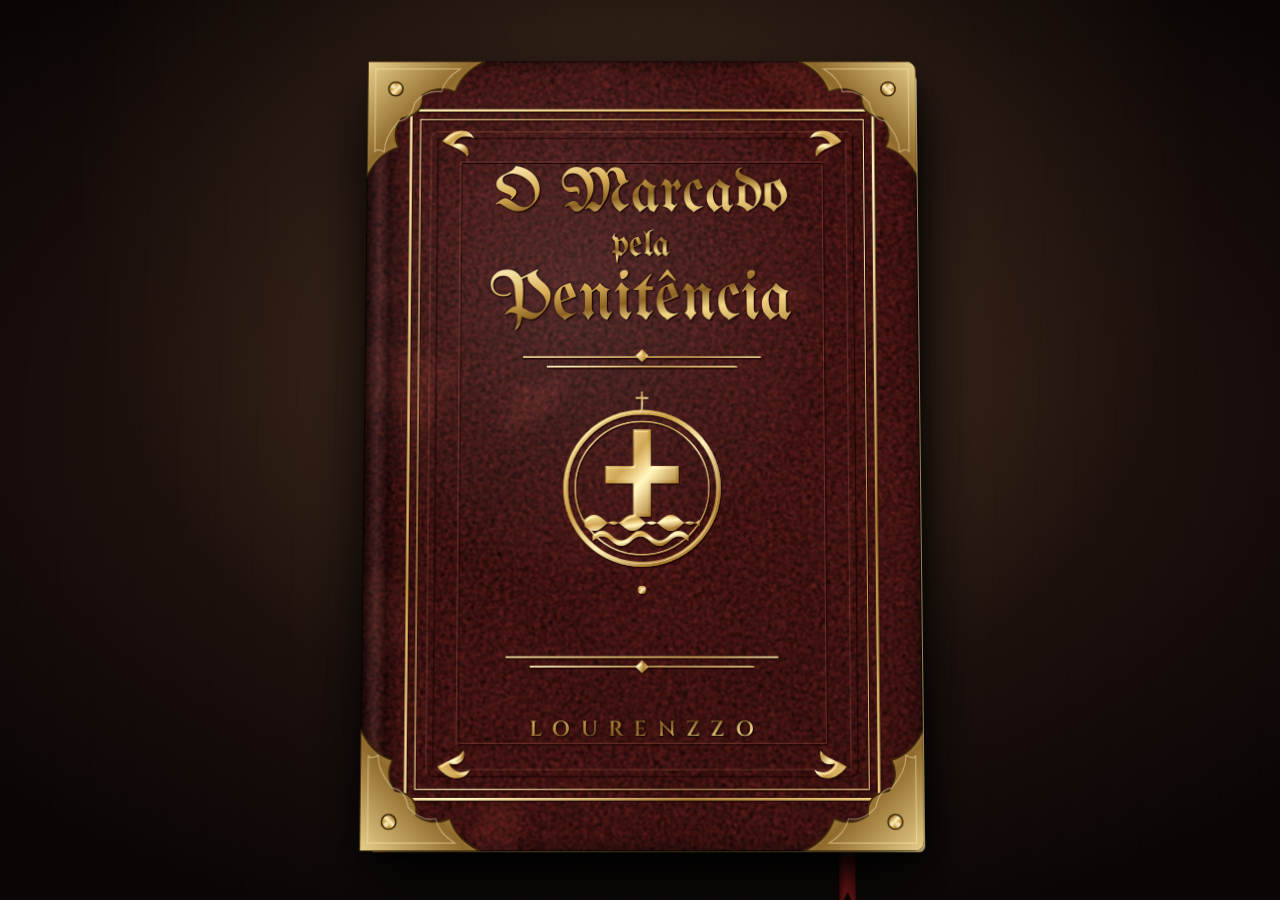
<file: index.html>
<!doctype html>
<html lang="pt-BR">
<head>
  <meta charset="utf-8">
  <meta name="viewport" content="width=device-width, initial-scale=1, viewport-fit=cover">
  <meta name="theme-color" content="#120b0a">
  <meta name="description" content="O Marcado pela Penitência — a história de Lourenzzo, contada em um livro que se escreve enquanto você lê.">
  <title>O Marcado pela Penitência · Lourenzzo</title>
  <link rel="preload" href="livro/fontes/eb-garamond-latin-400-normal.woff2" as="font" type="font/woff2" crossorigin>
  <link rel="stylesheet" href="livro/livro.css?v=2">
  <script defer src="livro/livro.js?v=2"></script>
</head>
<body>
  <div class="luz" aria-hidden="true"></div>

  <header class="barra" id="barra" hidden>
    <button type="button" id="b-sumario" title="Ir para o sumário">Sumário</button>
    <button type="button" id="b-notas" title="Anotações de Lourenzzo">Notas <span id="n-notas">0/0</span></button>
    <button type="button" id="b-tinta" title="Velocidade em que a tinta aparece">Tinta: normal</button>
    <button type="button" id="b-som" aria-pressed="true" title="Som das páginas">Som ligado</button>
    <a href="jogo.html" class="b-jogo">Jogar o prólogo ↗</a>
    <button type="button" id="b-fechar" title="Fechar o livro">Fechar</button>
  </header>

  <main class="cena" id="cena">
    <h1 class="sr-only">O Marcado pela Penitência — a história de Lourenzzo</h1>
    <div class="livro fechado" id="livro">
      <div class="lombada-sombra" aria-hidden="true"></div>
      <section class="pagina esq" id="p-esq" aria-label="Página da esquerda"></section>
      <section class="pagina dir" id="p-dir" aria-label="Página da direita" aria-live="polite"></section>

      <div class="folha" id="folha" aria-hidden="true" hidden>
        <div class="face frente pagina dir" id="folha-frente"></div>
        <div class="face verso pagina esq" id="folha-verso"></div>
      </div>

      <button class="capa" id="capa" type="button" aria-label="Abrir o livro">
        <span class="face frente capa-frente">
          <svg class="capa-arte" viewBox="0 0 700 1000" preserveAspectRatio="none" aria-hidden="true">
            <defs>
              <linearGradient id="ouro" x1="0" y1="0" x2="1" y2="1">
                <stop offset="0" stop-color="#f6e3a1"/><stop offset=".35" stop-color="#c79a3f"/>
                <stop offset=".55" stop-color="#fff0b8"/><stop offset=".8" stop-color="#a87a2a"/><stop offset="1" stop-color="#e9c977"/>
              </linearGradient>
              <linearGradient id="latao" x1="0" y1="0" x2="1" y2="1">
                <stop offset="0" stop-color="#e8cf8a"/><stop offset=".45" stop-color="#8f6a2c"/><stop offset=".7" stop-color="#d9b46a"/><stop offset="1" stop-color="#5d4119"/>
              </linearGradient>
              <filter id="relevo" x="-5%" y="-5%" width="110%" height="110%">
                <feGaussianBlur in="SourceAlpha" stdDeviation="1.2" result="b"/>
                <feSpecularLighting in="b" surfaceScale="3" specularConstant=".9" specularExponent="18" lighting-color="#fff6d8" result="s">
                  <feDistantLight azimuth="235" elevation="38"/>
                </feSpecularLighting>
                <feComposite in="s" in2="SourceAlpha" operator="in" result="s2"/>
                <feComposite in="SourceGraphic" in2="s2" operator="arithmetic" k1="0" k2="1" k3=".55" k4="0" result="lit"/>
                <feDropShadow dx="1.2" dy="2" stdDeviation="1" flood-color="#1a0605" flood-opacity=".85"/>
              </filter>
              <filter id="baixo" x="-5%" y="-5%" width="110%" height="110%">
                <feOffset dx="-1.5" dy="-1.5" in="SourceAlpha" result="o1"/>
                <feComposite in="SourceAlpha" in2="o1" operator="out" result="sombra"/>
                <feFlood flood-color="#120303" flood-opacity=".9"/><feComposite in2="sombra" operator="in" result="s1"/>
                <feOffset dx="1.5" dy="1.5" in="SourceAlpha" result="o2"/>
                <feComposite in="SourceAlpha" in2="o2" operator="out" result="brilho"/>
                <feFlood flood-color="#c76f5c" flood-opacity=".35"/><feComposite in2="brilho" operator="in" result="s2"/>
                <feMerge><feMergeNode in="s1"/><feMergeNode in="s2"/></feMerge>
              </filter>
              <g id="canto">
                <path d="M0 0 L150 0 Q120 14 112 40 Q90 30 70 44 Q72 70 44 74 Q30 92 40 112 Q14 120 0 150 Z" fill="url(#latao)" stroke="#3b2608" stroke-width="2"/>
                <path d="M10 10 L118 10 Q98 22 94 40 Q76 36 60 54 Q56 76 40 78 Q22 98 22 118 Q12 112 10 118 Z" fill="none" stroke="#fff0c0" stroke-opacity=".45" stroke-width="1.5"/>
                <circle cx="36" cy="36" r="9" fill="url(#ouro)" stroke="#3b2608" stroke-width="2"/>
                <circle cx="33" cy="33" r="3" fill="#fff8dc" opacity=".7"/>
              </g>
              <g id="flor">
                <path d="M0 0 C 14 -18 34 -18 40 -4 C 30 -10 18 -6 14 4 C 26 0 36 8 32 20 C 26 10 12 8 0 0 Z"/>
              </g>
            </defs>
            <g filter="url(#baixo)" fill="#000" opacity=".9">
              <rect x="86" y="96" width="528" height="808" rx="4" fill="none" stroke="#000" stroke-width="10"/>
              <rect x="120" y="132" width="460" height="736" rx="2" fill="none" stroke="#000" stroke-width="3"/>
            </g>
            <g filter="url(#relevo)" fill="url(#ouro)">
              <rect x="56" y="64" width="588" height="872" fill="none" stroke="url(#ouro)" stroke-width="3"/>
              <rect x="68" y="76" width="564" height="848" fill="none" stroke="url(#ouro)" stroke-width="1.2"/>
              <use href="#flor" transform="translate(96 104)"/>
              <use href="#flor" transform="translate(604 104) scale(-1 1)"/>
              <use href="#flor" transform="translate(96 896) scale(1 -1)"/>
              <use href="#flor" transform="translate(604 896) scale(-1 -1)"/>
              <g transform="translate(350 548)">
                <circle r="96" fill="none" stroke="url(#ouro)" stroke-width="6"/>
                <circle r="84" fill="none" stroke="url(#ouro)" stroke-width="1.6"/>
                <path d="M-11 -74 H11 V-28 H46 V-6 H11 V36 H-11 V-6 H-46 V-28 H-11 Z"/>
                <path d="M-72 40 q12 -12 24 0 t24 0 t24 0 t24 0 t24 0 t24 0 v8 q-12 -12 -24 0 t-24 0 t-24 0 t-24 0 t-24 0 t-24 0 Z"/>
                <path d="M-62 60 q12 -12 24 0 t24 0 t24 0 t24 0 t24 0 v7 q-12 -12 -24 0 t-24 0 t-24 0 t-24 0 t-24 0 Z"/>
                <g fill="none" stroke="url(#ouro)" stroke-width="2">
                  <path d="M0 -96 V-122 M-8 -114 H8"/><path d="M0 96 V116"/>
                </g>
                <circle cy="128" r="5"/>
              </g>
              <path d="M200 382 H500 M230 394 H470" stroke="url(#ouro)" stroke-width="2"/>
              <path d="M180 760 H520 M210 772 H490" stroke="url(#ouro)" stroke-width="2"/>
              <path d="M350 372 l8 8 -8 8 -8 -8 Z M350 764 l8 8 -8 8 -8 -8 Z"/>
            </g>
            <use href="#canto"/>
            <use href="#canto" transform="translate(700 0) scale(-1 1)"/>
            <use href="#canto" transform="translate(0 1000) scale(1 -1)"/>
            <use href="#canto" transform="translate(700 1000) scale(-1 -1)"/>
          </svg>
          <span class="capa-titulo">
            <span class="t1">O Marcado</span>
            <span class="t2">pela</span>
            <span class="t3">Penitência</span>
          </span>
          <span class="capa-nome">Lourenzzo</span>
          <span class="capa-dica">Toque para abrir</span>
        </span>
        <span class="face verso guarda">
          <span class="ex-libris">
            <span class="ex-l1">Ex Libris</span>
            <svg viewBox="-60 -70 120 140" aria-hidden="true"><g fill="#6b1e18"><path d="M-6 -50 H6 V-20 H30 V-8 H6 V26 H-6 V-8 H-30 V-20 H-6 Z"/><path d="M-48 32 q8 -8 16 0 t16 0 t16 0 t16 0 t16 0 t16 0 v6 q-8 -8 -16 0 t-16 0 t-16 0 t-16 0 t-16 0 t-16 0 Z"/></g><circle r="62" fill="none" stroke="#6b1e18" stroke-width="2"/></svg>
            <span class="ex-l2">Lourenzzo</span>
            <span class="ex-l3">Ordem da Santa Vigília</span>
          </span>
        </span>
      </button>

      <div class="fita" aria-hidden="true"></div>
    </div>

    <button class="seta ant" id="ant" type="button" aria-label="Página anterior" hidden>‹</button>
    <button class="seta prox" id="prox" type="button" aria-label="Próxima página" hidden>›</button>
    <p class="dica-leitura" id="dica" hidden>Toque na página para terminar de escrever · setas para virar</p>
  </main>

  <div class="nota" id="nota" role="dialog" aria-modal="false" aria-labelledby="nota-titulo" hidden>
    <button type="button" class="nota-x" id="nota-x" aria-label="Fechar nota">×</button>
    <img id="nota-img" class="nota-img" alt="Retrato de Padre Quinn" hidden>
    <p class="nota-tag">Anotação de Lourenzzo</p>
    <h2 id="nota-titulo"></h2>
    <p id="nota-texto"></p>
  </div>

  <div class="medidor" id="medidor" aria-hidden="true"></div>
  <p class="credito" id="credito" hidden>Arte do Padre Quinn: fanart usada com permissão do artista.</p>
  <noscript><p class="sem-js">Este livro precisa de JavaScript para ser folheado.</p></noscript>
</body>
</html>
</file>
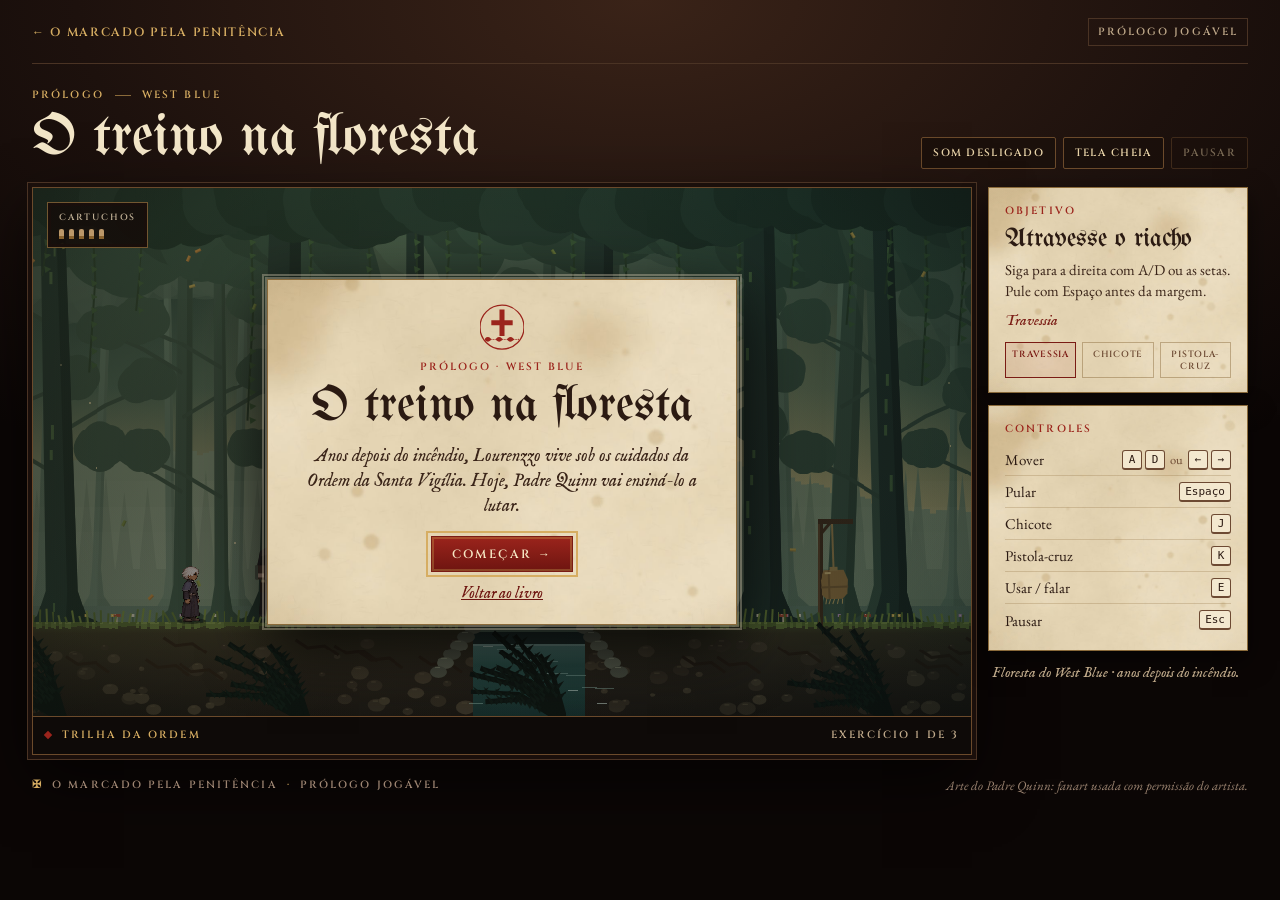
<file: jogo.html>
<!doctype html>
<html lang="pt-BR">
<head>
  <meta charset="utf-8">
  <meta name="viewport" content="width=device-width, initial-scale=1">
  <meta name="theme-color" content="#120b0a">
  <meta name="description" content="Prólogo jogável de O Marcado pela Penitência: o treino de Lourenzzo com Padre Quinn na floresta do West Blue.">
  <title>O treino na floresta · O Marcado pela Penitência</title>
  <link rel="stylesheet" href="jogo.css?v=1">
  <script defer src="chicote.js?v=1"></script>
  <script defer src="floresta.js?v=1"></script>
  <script defer src="game.js?v=1"></script>
</head>
<body>
<main class="shell">
  <header class="masthead">
    <a class="voltar" href="index.html">← O Marcado pela Penitência</a>
    <span class="edition">Prólogo jogável</span>
  </header>

  <section class="heading">
    <div>
      <p class="eyebrow">Prólogo <span></span> West Blue</p>
      <h1>O treino na floresta</h1>
    </div>
    <div class="toolbar">
      <button id="sound" type="button" aria-pressed="false" title="Ativar ou silenciar os sons">Som desligado</button>
      <button id="fullscreen" type="button" title="Tela cheia">Tela cheia</button>
      <button id="pause" type="button" title="Pausar" disabled>Pausar</button>
    </div>
  </section>

  <div class="layout">
    <section class="play" id="play" aria-label="Área do jogo">
      <div class="frame">
        <div id="frame-content">
          <canvas id="game" width="960" height="540" aria-label="Prólogo jogável em pixel art" tabindex="0"></canvas>
          <div class="hud" aria-label="Munição">
            <span>Cartuchos</span><div id="ammo" aria-label="5 de 5 cartuchos"></div>
          </div>
          <div id="prompt" class="prompt" hidden></div>
          <div id="toast" class="toast" role="status" hidden></div>
          <div id="overlay" class="overlay">
            <div class="overlay-card">
              <svg class="emblem" viewBox="-70 -80 140 160" aria-hidden="true"><g fill="currentColor"><path d="M-8 -56 H8 V-22 H34 V-6 H8 V28 H-8 V-6 H-34 V-22 H-8 Z"/><path d="M-54 36 q9-9 18 0 t18 0 t18 0 t18 0 t18 0 t18 0 v6 q-9-9-18 0 t-18 0 t-18 0 t-18 0 t-18 0 t-18 0 Z"/></g><circle r="70" fill="none" stroke="currentColor" stroke-width="4"/></svg>
              <p id="overlay-kicker" class="eyebrow">Prólogo · West Blue</p>
              <h2 id="overlay-title">O treino na floresta</h2>
              <p id="overlay-text"></p>
              <button id="primary" type="button">Começar <span>→</span></button>
              <button id="reset" class="text-button" type="button" hidden>Recomeçar o treino</button>
              <a id="back-link" class="text-button" href="index.html">Voltar ao livro</a>
            </div>
          </div>
        </div>
        <section id="dialogue" class="dialogue" aria-modal="true" role="dialog" aria-labelledby="speaker" aria-describedby="dialogue-line" data-speaker="mentor" hidden>
          <div class="dialogue-portraits" aria-hidden="true">
            <img class="portrait lourenzzo" src="retrato-lourenzzo.png" alt=""><img class="portrait mentor" src="arte/padre-quinn.png" alt="">
          </div>
          <div class="dialogue-panel">
            <div class="dialogue-meta"><h2 id="speaker">Padre Quinn</h2><span id="dialogue-count"></span></div>
            <p id="dialogue-line" aria-live="polite"></p>
            <button id="dialogue-next" type="button" aria-keyshortcuts="E Enter Space">Continuar →</button>
          </div>
        </section>
      </div>
      <div class="frame-footer"><span><i></i> <b id="location">Trilha da Ordem</b></span><span id="checkpoint">Exercício 1 de 3</span></div>
      <div class="touch" id="touch-controls" aria-label="Controles de toque">
        <div><button data-key="ArrowLeft" aria-label="Esquerda">◀</button><button data-key="ArrowRight" aria-label="Direita">▶</button></div>
        <div><button data-key="KeyE">Usar</button><button data-key="KeyJ">Chicote</button><button data-key="KeyK">Tiro</button><button data-key="Space">Pular</button></div>
      </div>
    </section>

    <aside class="field">
      <section class="field-panel objective">
        <p class="eyebrow">Objetivo</p>
        <h2 id="objective-title">Atravesse o riacho</h2>
        <p id="objective-text">Siga para a direita e pule com Espaço antes da margem.</p>
        <p class="training-step" id="training-step"></p>
        <ol class="steps" aria-label="Exercícios">
          <li>Travessia</li><li>Chicote</li><li>Pistola-cruz</li>
        </ol>
      </section>
      <section class="field-panel">
        <p class="eyebrow">Controles</p>
        <dl class="controls">
          <div><dt>Mover</dt><dd><kbd>A</kbd><kbd>D</kbd><small>ou</small><kbd>←</kbd><kbd>→</kbd></dd></div>
          <div><dt>Pular</dt><dd><kbd>Espaço</kbd></dd></div>
          <div><dt>Chicote</dt><dd><kbd>J</kbd></dd></div>
          <div><dt>Pistola-cruz</dt><dd><kbd>K</kbd></dd></div>
          <div><dt>Usar / falar</dt><dd><kbd>E</kbd></dd></div>
          <div><dt>Pausar</dt><dd><kbd>Esc</kbd></dd></div>
        </dl>
      </section>
      <p class="field-note">Floresta do West Blue · anos depois do incêndio.</p>
    </aside>
  </div>
  <footer class="credits">
    <span>✠</span> O Marcado pela Penitência <span>·</span> Prólogo jogável
    <span class="credito-arte">Arte do Padre Quinn: fanart usada com permissão do artista.</span>
  </footer>
</main>
</body>
</html>
</file>
<file: livro/livro.css>
/* Fontes livres (SIL OFL) servidas localmente */
@font-face { font-family: "EB Garamond"; font-style: normal; font-weight: 400; font-display: swap; src: url("fontes/eb-garamond-latin-400-normal.woff2") format("woff2"); }
@font-face { font-family: "EB Garamond"; font-style: italic; font-weight: 400; font-display: swap; src: url("fontes/eb-garamond-latin-400-italic.woff2") format("woff2"); }
@font-face { font-family: "EB Garamond"; font-style: normal; font-weight: 500; font-display: swap; src: url("fontes/eb-garamond-latin-500-normal.woff2") format("woff2"); }
@font-face { font-family: "Cinzel"; font-style: normal; font-weight: 400; font-display: swap; src: url("fontes/cinzel-latin-400-normal.woff2") format("woff2"); }
@font-face { font-family: "Cinzel"; font-style: normal; font-weight: 600; font-display: swap; src: url("fontes/cinzel-latin-600-normal.woff2") format("woff2"); }
@font-face { font-family: "IM Fell English"; font-style: normal; font-weight: 400; font-display: swap; src: url("fontes/im-fell-english-latin-400-normal.woff2") format("woff2"); }
@font-face { font-family: "IM Fell English"; font-style: italic; font-weight: 400; font-display: swap; src: url("fontes/im-fell-english-latin-400-italic.woff2") format("woff2"); }
@font-face { font-family: "UnifrakturMaguntia"; font-style: normal; font-weight: 400; font-display: swap; src: url("fontes/unifrakturmaguntia-latin-400-normal.woff2") format("woff2"); }
:root {
  --tinta: #2b1a12;
  --rubrica: #8e1f17;
  --ouro: #c9a14f;
  --vel: 14ms;
  --pw: 520px;
  --ph: 740px;
  --fs: 17px;
  --virar: 900ms;
  color-scheme: dark;
}
* { box-sizing: border-box; }
[hidden] { display: none !important; }
html, body { height: 100%; }
body {
  margin: 0; overflow: hidden; color: #eadbc0;
  font-family: "EB Garamond", Garamond, Georgia, serif;
  background:
    radial-gradient(ellipse 70% 60% at 50% 46%, #3a2318 0%, #1d110d 55%, #0b0605 100%),
    #0b0605;
}
body::before {
  content: ""; position: fixed; inset: 0; pointer-events: none; opacity: .5;
  background: repeating-linear-gradient(92deg, #0000 0 14px, #ffffff05 14px 15px, #0000 15px 37px, #00000014 37px 39px);
}
.luz {
  position: fixed; inset: -20%; pointer-events: none; mix-blend-mode: screen;
  background: radial-gradient(circle at 50% 30%, #ffb46a22, #0000 45%);
  animation: vela 4.2s ease-in-out infinite alternate;
}
@keyframes vela { 0% { opacity: .55; transform: translate(0,0); } 30% { opacity: .9; } 60% { opacity: .7; transform: translate(.6%,-.4%); } 100% { opacity: 1; transform: translate(-.4%,.3%); } }
.sr-only { position: absolute; width: 1px; height: 1px; overflow: hidden; clip: rect(0 0 0 0); white-space: nowrap; }
button { font: inherit; color: inherit; cursor: pointer; }
button:focus-visible, a:focus-visible { outline: 2px solid #e8c47a; outline-offset: 3px; }

/* ---------- Barra ---------- */
.barra {
  position: fixed; z-index: 30; top: 10px; left: 50%; transform: translateX(-50%);
  display: flex; gap: 6px; flex-wrap: wrap; justify-content: center; width: max-content; max-width: calc(100% - 16px);
  animation: surgir .8s ease both .4s;
}
.barra button, .barra a {
  font: 600 10.5px "Cinzel", serif; letter-spacing: .12em; text-transform: uppercase; text-decoration: none;
  color: #e8d3a8; background: #1a0f0bcc; border: 1px solid #6b4a2b; border-radius: 2px; padding: 7px 10px;
  backdrop-filter: blur(4px);
}
.barra button:hover, .barra a:hover { border-color: #d6ad62; color: #fff1cf; }
.barra .b-jogo { color: #f3d58f; border-color: #a77c3a; }
@keyframes surgir { from { opacity: 0; transform: translate(-50%,-8px); } }

/* ---------- Cena e livro ---------- */
.cena { position: fixed; inset: 0; display: grid; place-items: center; perspective: 2600px; }
.livro {
  position: relative; width: calc(var(--pw) * 2); height: var(--ph);
  transform-style: preserve-3d; transition: transform 1.1s cubic-bezier(.6,.05,.25,1);
}
.livro.fechado { transform: translateX(calc(var(--pw) * -.5)) rotateX(6deg); }
.livro.fechado:hover { transform: translateX(calc(var(--pw) * -.5)) rotateX(3deg) rotateY(-4deg); }
.livro.unica { width: var(--pw); }
.livro.unica.fechado { transform: rotateX(4deg); }

.pagina {
  position: absolute; top: 0; width: var(--pw); height: var(--ph); overflow: hidden;
  color: var(--tinta);
  background-color: #e8d9b9;
  background-image:
    var(--sombra-lombada),
    radial-gradient(ellipse 120% 90% at 50% 50%, #0000 62%, #6d4a2233 100%),
    url("pergaminho.jpg");
  background-size: 100% 100%, 100% 100%, cover;
}
.face { backface-visibility: hidden; -webkit-backface-visibility: hidden; }
.livro.fechado > .pagina { visibility: hidden; }
.livro.aberto:not(.unica) .capa { visibility: hidden; }
.livro:not(.aberto):not(.unica) > #p-esq { visibility: hidden; }
.livro:not(.aberto):not(.unica)::before { opacity: 0; }
.livro::before { transition: opacity .25s ease; }
.pagina.guarda-pag { background: radial-gradient(ellipse 110% 90% at 50% 50%, #0000 50%, #0000004d 100%), linear-gradient(270deg, #0000008c, #0000 12%), url("guarda.jpg") center / cover, #2a1512; display: grid; place-items: center; }
.pagina.guarda-pag .ex-libris { position: relative; }
.pagina.dir.guarda-pag { background: radial-gradient(ellipse 110% 90% at 50% 50%, #0000 50%, #0000004d 100%), linear-gradient(90deg, #0000008c, #0000 12%), url("guarda.jpg") center / cover, #2a1512; }
.pagina.esq { left: 0; --sombra-lombada: linear-gradient(270deg, #3a22104d 0%, #3a221014 4%, #0000 12%, #0000 97%, #3a22102e 100%); border-radius: 4px 0 0 4px; }
.pagina.dir { left: var(--pw); --sombra-lombada: linear-gradient(90deg, #3a22104d 0%, #3a221014 4%, #0000 12%, #0000 97%, #3a22102e 100%); border-radius: 0 4px 4px 0; }
.livro.unica .pagina.dir { left: 0; }
.livro.unica .pagina.esq:not(.face) { display: none; }

/* bloco de folhas: espessura e cortes dourados */
.livro::before, .livro::after {
  content: ""; position: absolute; top: 3px; bottom: -7px; width: var(--pw); z-index: -1;
  background: repeating-linear-gradient(0deg, #d9c495 0 1px, #b8a072 1px 2px);
  box-shadow: 0 30px 60px -10px #000c, 0 10px 18px #0009;
}
.livro::before { left: -6px; border-radius: 6px 0 0 6px; }
.livro::after { right: -6px; border-radius: 0 6px 6px 0; }
.livro.fechado::before { opacity: 0; }
.livro.unica::before { display: none; }
.livro.unica::after { right: -6px; }
.livro.fechado::after { right: -9px; top: 6px; bottom: -9px; background: linear-gradient(90deg, #8a6a2c, #e7c979 30%, #b28a3e 60%, #f2dc95); }
.lombada-sombra {
  position: absolute; z-index: 5; left: calc(var(--pw) - 30px); width: 60px; top: 0; height: 100%; pointer-events: none;
  background: linear-gradient(90deg, #0000, #2a170a40 40%, #1d0f0666 50%, #2a170a40 60%, #0000);
}
.livro.fechado .lombada-sombra, .livro.unica .lombada-sombra { display: none; }

/* ---------- Capa ---------- */
.capa {
  position: absolute; z-index: 20; top: -8px; left: calc(var(--pw) - 4px);
  width: calc(var(--pw) + 12px); height: calc(var(--ph) + 16px);
  padding: 0; border: 0; background: none; transform-origin: 4px 50%; transform-style: preserve-3d;
  transition: transform 1.25s cubic-bezier(.6,.02,.3,1);
}
.livro.unica .capa { left: -4px; }
.livro:not(.fechado) .capa { transform: rotateY(-179.5deg); cursor: default; }
.livro.unica:not(.fechado) .capa { transform: rotateY(-120deg); opacity: 0; pointer-events: none; transition: transform 1.1s ease, opacity .5s ease .6s; }
.capa .face { position: absolute; inset: 0; backface-visibility: hidden; border-radius: 3px 10px 10px 3px; overflow: hidden; }
.capa-frente {
  display: block;
  background:
    radial-gradient(ellipse 80% 60% at 38% 30%, #ffffff1c, #0000 60%),
    radial-gradient(ellipse 120% 100% at 50% 50%, #0000 55%, #0a0101b3 100%),
    linear-gradient(90deg, #00000080 0, #ffffff12 2.4%, #00000066 4.2%, #0000 7%),
    url("couro.jpg") center / cover, #4d1714;
  box-shadow: inset 0 0 0 1px #00000099, inset 0 0 22px #000000a6, 0 30px 70px -10px #000;
}
.capa-arte { position: absolute; inset: 0; width: 100%; height: 100%; }
.capa-titulo {
  position: absolute; left: 0; right: 0; top: 13.5%; display: grid; justify-items: center; text-align: center;
  font-family: "UnifrakturMaguntia", "Cinzel", serif; line-height: .95;
}
.capa-titulo span, .capa-nome, .ex-l1 {
  background: linear-gradient(170deg, #fff2bf 0%, #d9ae55 30%, #8c6223 50%, #f3d685 66%, #a57a2e 100%);
  -webkit-background-clip: text; background-clip: text; color: transparent;
  filter: drop-shadow(1px 1.5px 0 #1d0504) drop-shadow(0 0 1px #00000099);
}
.capa-titulo .t1 { font-size: calc(var(--pw) * .118); }
.capa-titulo .t2 { font-size: calc(var(--pw) * .07); margin: .1em 0; }
.capa-titulo .t3 { font-size: calc(var(--pw) * .13); }
.capa-nome {
  position: absolute; left: 0; right: 0; bottom: 13.2%; text-align: center;
  font: 600 calc(var(--pw) * .038) "Cinzel", serif; letter-spacing: .5em; text-indent: .5em; text-transform: uppercase;
}
.capa-dica {
  position: absolute; left: 0; right: 0; bottom: -40px; text-align: center; color: #d8bf91;
  font: italic 15px "IM Fell English", serif; letter-spacing: .05em; animation: pulsar 2.4s ease-in-out infinite;
}
.livro:not(.fechado) .capa-dica { display: none; }
@keyframes pulsar { 50% { opacity: .35; } }
.capa .verso { transform: rotateY(180deg); }
.guarda {
  display: grid; place-items: center;
  background:
    radial-gradient(ellipse 110% 90% at 50% 50%, #0000 50%, #0000004d 100%),
    url("guarda.jpg") center / cover, #2a1512;
  box-shadow: inset -18px 0 30px #0000008c;
}
.ex-libris {
  width: 58%; padding: 22px 18px 18px; display: grid; justify-items: center; gap: 6px; text-align: center;
  background: url("pergaminho.jpg") center / cover, #e9dcbf; color: #6b1e18;
  border: 1px solid #6b1e18; outline: 6px double #e9dcbf; box-shadow: 0 6px 18px #000000a6;
}
.ex-libris svg { width: 38%; }
.ex-l1 { font: calc(var(--pw) * .06) "UnifrakturMaguntia", serif; filter: none; background: none; color: #6b1e18; }
.ex-l2 { font: italic calc(var(--pw) * .055) "IM Fell English", serif; color: #2b1a12; border-bottom: 1px solid #6b1e1866; padding: 0 20px 2px; }
.ex-l3 { font: 600 calc(var(--pw) * .022) "Cinzel", serif; letter-spacing: .2em; text-transform: uppercase; }

/* fita marcadora */
.fita {
  position: absolute; z-index: -2; left: calc(var(--pw) + 18px); bottom: -64px; width: 16px; height: 120px;
  background: linear-gradient(90deg, #5e0d0d, #a3201b 40%, #7b1512); clip-path: polygon(0 0,100% 0,100% 100%,50% 86%,0 100%);
  box-shadow: 2px 3px 6px #0008; transform-origin: top; animation: balanca 6s ease-in-out infinite;
}
.livro.fechado .fita { left: auto; right: 60px; }
.livro.unica .fita { left: 24px; }
@keyframes balanca { 50% { transform: rotate(2.5deg); } }

/* ---------- Folha virando ---------- */
.folha {
  position: absolute; z-index: 12; top: 0; left: var(--pw); width: var(--pw); height: var(--ph);
  transform-origin: 0 50%; transform-style: preserve-3d; pointer-events: none;
}
.livro.unica .folha { left: 0; }
.folha .face { position: absolute; inset: 0; left: 0; }
.folha .verso { transform: rotateY(180deg); }
.folha::after {
  content: ""; position: absolute; inset: 0; pointer-events: none; opacity: 0;
  background: linear-gradient(90deg, #0000 40%, #3b23113d 80%, #3b231166); backface-visibility: hidden;
}
.folha.indo { animation: virar var(--virar) cubic-bezier(.45,.05,.3,1) forwards; }
.folha.voltando { animation: desvirar var(--virar) cubic-bezier(.45,.05,.3,1) forwards; }
.folha.indo::after, .folha.voltando::after { animation: sombra-folha var(--virar) ease forwards; }
.livro.unica .folha.indo { animation-name: virar-unica; }
.livro.unica .folha.voltando { animation-name: desvirar-unica; }
@keyframes virar { from { transform: rotateY(0); } 50% { transform: rotateY(-90deg) skewY(-1.5deg); } to { transform: rotateY(-180deg); } }
@keyframes desvirar { from { transform: rotateY(-180deg); } 50% { transform: rotateY(-90deg) skewY(1.5deg); } to { transform: rotateY(0); } }
@keyframes virar-unica { from { transform: rotateY(0); opacity: 1; } 70% { opacity: 1; } to { transform: rotateY(-110deg); opacity: 0; } }
@keyframes desvirar-unica { from { transform: rotateY(-110deg); opacity: 0; } 30% { opacity: 1; } to { transform: rotateY(0); opacity: 1; } }
@keyframes sombra-folha { 50% { opacity: 1; } }

/* ---------- Conteúdo das páginas ---------- */
.miolo {
  position: absolute; inset: 0; padding: calc(var(--ph) * .075) calc(var(--pw) * .115) calc(var(--ph) * .07);
  display: flex; flex-direction: column; font-size: var(--fs);
}
.esq .miolo { padding-right: calc(var(--pw) * .13); }
.dir .miolo { padding-left: calc(var(--pw) * .13); }
.cabeca {
  display: flex; justify-content: center; gap: 10px; align-items: center; margin-bottom: calc(var(--ph) * .025);
  font: 600 calc(var(--fs) * .56) "Cinzel", serif; letter-spacing: .24em; text-transform: uppercase; color: #6d4a33;
  border-bottom: 1px solid #6d4a3355; padding-bottom: 6px; white-space: nowrap; overflow: hidden;
}
.cabeca::before, .cabeca::after { content: "✦"; color: var(--rubrica); font-size: .9em; letter-spacing: 0; }
.texto { flex: 1; min-height: 0; overflow: hidden; line-height: 1.52; hyphens: manual; text-align: justify; font-kerning: none; font-variant-ligatures: none; }
.texto p { margin: 0; text-indent: 1.4em; }
.texto p.cont { text-indent: 0; }
.texto p.fala { text-indent: 1.4em; }
.texto p + p { margin-top: .32em; }
.vers { font: 500 .6em "EB Garamond", serif; color: var(--rubrica); vertical-align: .55em; margin-right: .22em; text-indent: 0; letter-spacing: 0; }
.rodape {
  margin-top: calc(var(--ph) * .02); text-align: center; color: #6d4a33;
  font: calc(var(--fs) * .8) "EB Garamond", serif; letter-spacing: .1em;
}
.rodape::before, .rodape::after { content: "—"; margin: 0 .6em; color: #6d4a3399; }

.abertura { text-align: center; margin: calc(var(--ph) * .03) 0 calc(var(--ph) * .035); }
.abertura .num { font: 600 calc(var(--fs) * .78) "Cinzel", serif; letter-spacing: .38em; color: var(--rubrica); text-transform: uppercase; }
.abertura h2 { margin: .25em 0 .2em; font: 400 calc(var(--fs) * 2.15)/1.05 "UnifrakturMaguntia", serif; color: var(--tinta); }
.ornamento { display: block; margin: 0 auto; width: 58%; height: 18px; color: var(--rubrica); }
.capitular {
  float: left; font: calc(var(--fs) * 4.3)/.82 "UnifrakturMaguntia", serif; color: var(--rubrica);
  padding: .08em .1em .02em .06em; margin: .04em .12em 0 0;
  background: linear-gradient(135deg, #f3e2a5, #c9a14f 45%, #f6e7b0 60%, #a8803a); -webkit-background-clip: padding-box;
  border: 2px solid #7a5a22; box-shadow: inset 0 0 0 2px #f3e2a5, inset 0 0 0 3px #7a5a22;
  text-shadow: 1px 1px 0 #f9edc9; text-indent: 0;
}
.texto p.inicio { text-indent: 0; }
.texto p.inicio::first-line { font-variant: small-caps; letter-spacing: .04em; }

.kw { color: #7a1b14; background: linear-gradient(transparent 62%, #b8873a2e 62%); cursor: pointer; border-radius: 1px; transition: background .2s; }
.kw:hover, .kw:focus-visible { background: linear-gradient(transparent 0, #b8873a40 0); outline: none; }
.kw.lida { color: #5a2a14; }
.kw::after { content: "✠"; font-size: .55em; vertical-align: .7em; margin-left: .1em; color: #a3201b; }
.kw.lida::after { color: #9c8a6a; }

/* páginas especiais */
.centro { flex: 1; display: flex; flex-direction: column; align-items: center; justify-content: center; text-align: center; }
.rosto .sobre { font: 600 calc(var(--fs) * .72) "Cinzel", serif; letter-spacing: .36em; color: #6d4a33; text-transform: uppercase; }
.rosto h2 { margin: .4em 0 .25em; font: 400 calc(var(--fs) * 2.65)/1.02 "UnifrakturMaguntia", serif; color: var(--tinta); }
.rosto h2 .rubro { color: var(--rubrica); }
.rosto .sub { font: italic calc(var(--fs) * 1.1) "IM Fell English", serif; color: #4b3021; margin: .6em 0 1.4em; }
.rosto svg.emblema { width: 26%; color: var(--rubrica); }
.rosto .pe { margin-top: 2.2em; font: 600 calc(var(--fs) * .62) "Cinzel", serif; letter-spacing: .3em; color: #6d4a33; text-transform: uppercase; }
.epigrafe blockquote { margin: 0 8%; font: italic calc(var(--fs) * 1.28)/1.5 "IM Fell English", serif; color: #3a2418; }
.epigrafe blockquote::before { content: "“"; display: block; font: calc(var(--fs) * 3.4)/.6 "UnifrakturMaguntia", serif; color: var(--rubrica); margin-bottom: .2em; }
.epigrafe cite { display: block; margin-top: 1.3em; font: 600 calc(var(--fs) * .62) "Cinzel", serif; letter-spacing: .26em; color: #6d4a33; font-style: normal; text-transform: uppercase; }
.sumario h2, .notas-pag h2 { text-align: center; margin: .1em 0 .2em; font: 400 calc(var(--fs) * 2)/1.1 "UnifrakturMaguntia", serif; color: var(--tinta); }
.sumario ol { list-style: none; margin: 1.6em 0 0; padding: 0; display: grid; gap: .9em; }
.sumario li button, .sumario li a {
  width: 100%; display: flex; align-items: baseline; gap: .5em; background: none; border: 0; padding: 2px 0; text-align: left;
  font: calc(var(--fs) * 1.05) "EB Garamond", serif; color: var(--tinta); text-decoration: none;
}
.sumario li .rom { font: 600 calc(var(--fs) * .78) "Cinzel", serif; color: var(--rubrica); min-width: 2.4em; letter-spacing: .08em; }
.sumario li .pont { flex: 1; border-bottom: 1px dotted #6d4a3399; transform: translateY(-.3em); }
.sumario li button:hover, .sumario li a:hover { color: var(--rubrica); }
.sumario .jogo-item { margin-top: .6em; padding-top: .9em; border-top: 1px solid #6d4a3344; }
.sumario .jogo-item a span:first-of-type { font-style: italic; }
.branca .centro svg { width: 20%; color: #6d4a3366; }
.notas-pag ul { list-style: none; padding: 0; margin: 1em 0 0; display: grid; gap: .75em; font-size: calc(var(--fs) * .9); line-height: 1.38; }
.notas-pag li b { display: block; font: 600 calc(var(--fs) * .66) "Cinzel", serif; letter-spacing: .16em; color: var(--rubrica); text-transform: uppercase; }
.notas-pag li.oculta { color: #6d4a3366; font-style: italic; }
.notas-pag li.oculta b { color: #6d4a3366; }
.notas-pag .dica-notas { text-align: center; font: italic calc(var(--fs) * .85) "IM Fell English", serif; color: #6d4a33; margin: .2em 0 0; }
.fim .continua { font: italic calc(var(--fs) * 1.5) "IM Fell English", serif; color: var(--tinta); margin: .2em 0 1em; }
.fim p.conv { font-size: calc(var(--fs) * .98); line-height: 1.5; max-width: 30ch; color: #3a2418; }
.fim .botoes { display: grid; gap: .7em; margin-top: 1.4em; justify-items: center; }
.botao-livro {
  display: inline-block; text-decoration: none; padding: .55em 1.2em; border: 1px solid #7a1b14; color: #f6e7c4;
  background: linear-gradient(#9b241c, #6e1510); font: 600 calc(var(--fs) * .7) "Cinzel", serif; letter-spacing: .2em; text-transform: uppercase;
  box-shadow: inset 0 0 0 2px #c9a14f55, 0 2px 4px #0005;
}
.botao-livro.sec { background: none; color: #7a1b14; box-shadow: none; }
.erro-cap { color: var(--rubrica); font-style: italic; text-align: center; }

/* ---------- Tinta aparecendo ---------- */
.revelando .c { opacity: 0; animation: tinta .55s ease-out forwards; animation-delay: calc(var(--i) * var(--vel)); }
.revelando .capitular { opacity: 0; animation: capitular 1s ease-out forwards; }
@keyframes tinta {
  0% { opacity: 0; color: #9c2a1c; text-shadow: 0 0 6px #9c2a1c88; }
  45% { opacity: 1; color: #5a1d12; text-shadow: 0 0 2px #5a1d1255; }
  100% { opacity: 1; }
}
@keyframes capitular { from { opacity: 0; transform: scale(1.25) rotate(-4deg); filter: blur(3px); } to { opacity: 1; transform: none; filter: none; } }
.w { white-space: nowrap; }

/* ---------- Setas ---------- */
.seta {
  position: fixed; z-index: 25; top: 50%; transform: translateY(-50%); width: 46px; height: 86px;
  background: #1a0f0b99; border: 1px solid #6b4a2b; color: #e8d3a8; font: 40px/1 "EB Garamond", serif; border-radius: 3px;
}
.seta:hover { border-color: #d6ad62; color: #fff; }
.seta:disabled { opacity: .25; cursor: default; }
.seta.ant { left: 12px; }
.seta.prox { right: 12px; }
.dica-leitura {
  position: fixed; bottom: 12px; left: 0; right: 0; margin: 0; text-align: center; pointer-events: none;
  font: italic 14px "IM Fell English", serif; color: #cdb48a99;
}

/* ---------- Nota ---------- */
.nota {
  position: fixed; z-index: 40; width: min(320px, calc(100vw - 24px)); padding: 16px 18px 14px;
  background: url("pergaminho.jpg") 30% 40% / 600px, #efe2c3; color: #2b1a12;
  border: 1px solid #8a6a3a; box-shadow: 0 14px 34px #000000b3, inset 0 0 26px #6d4a2240;
  transform: rotate(-1deg); animation: nota .28s ease-out;
  clip-path: polygon(0 2%, 4% 0, 30% 1%, 55% 0, 80% 1.5%, 100% 0, 99% 30%, 100% 62%, 99% 100%, 70% 98.5%, 40% 100%, 12% 98.6%, 0 100%, 1% 60%);
}
@keyframes nota { from { opacity: 0; transform: rotate(-4deg) translateY(8px) scale(.96); } }
.nota-tag { margin: 0; font: 600 10px "Cinzel", serif; letter-spacing: .24em; color: #8e1f17; text-transform: uppercase; }
.nota h2 { margin: 4px 0 6px; font: 400 26px/1.05 "UnifrakturMaguntia", serif; }
.nota p:last-child { margin: 0; font: italic 17px/1.42 "IM Fell English", serif; }
.nota-x { position: absolute; top: 4px; right: 8px; background: none; border: 0; font-size: 24px; color: #6d4a33; padding: 2px 6px; }

.medidor { position: absolute; left: -9999px; top: 0; visibility: hidden; }
.medidor .pagina { position: relative; left: 0; }
.sem-js { position: fixed; inset: 0; display: grid; place-items: center; font-size: 20px; }

@media (max-width: 760px) {
  .seta { width: 34px; height: 64px; font-size: 30px; top: auto; bottom: 14px; transform: none; }
  .barra { top: 6px; gap: 4px; }
  .barra button, .barra a { font-size: 9px; padding: 6px 7px; letter-spacing: .08em; }
  .dica-leitura { bottom: 30px; font-size: 12px; padding: 0 56px; }
  .capa-dica { bottom: -38px; }
}
@media (prefers-reduced-motion: reduce) {
  .luz, .fita, .capa-dica { animation: none; }
  :root { --virar: 1ms; }
}

.nota-img { display: block; width: calc(100% + 36px); margin: -16px -18px 10px; height: 170px; object-fit: cover; object-position: 50% 18%; background: #1b1411; border-bottom: 1px solid #8a6a3a; }
.credito { position: fixed; right: 12px; bottom: 8px; margin: 0; font: italic 12px "EB Garamond", serif; color: #8d775f; }
@media (max-width: 760px) { .credito { display: none; } }
</file>
<file: jogo.css>
@font-face { font-family: "EB Garamond"; font-style: normal; font-weight: 400; font-display: swap; src: url("livro/fontes/eb-garamond-latin-400-normal.woff2") format("woff2"); }
@font-face { font-family: "EB Garamond"; font-style: italic; font-weight: 400; font-display: swap; src: url("livro/fontes/eb-garamond-latin-400-italic.woff2") format("woff2"); }
@font-face { font-family: "Cinzel"; font-style: normal; font-weight: 600; font-display: swap; src: url("livro/fontes/cinzel-latin-600-normal.woff2") format("woff2"); }
@font-face { font-family: "UnifrakturMaguntia"; font-style: normal; font-weight: 400; font-display: swap; src: url("livro/fontes/unifrakturmaguntia-latin-400-normal.woff2") format("woff2"); }
@font-face { font-family: "IM Fell English"; font-style: italic; font-weight: 400; font-display: swap; src: url("livro/fontes/im-fell-english-latin-400-italic.woff2") format("woff2"); }

:root {
  color-scheme: dark;
  --ink: #120b0a; --line: #4a3324; --text: #efe2c8; --muted: #bfa98a; --gold: #d6ad62; --red: #9b241c;
  --parch: #e9dcbf;
  font-family: "EB Garamond", Georgia, serif;
}
* { box-sizing: border-box; }
[hidden] { display: none !important; }
body {
  margin: 0; color: var(--text); min-height: 100vh;
  background: radial-gradient(ellipse 80% 60% at 50% 0, #3a2318 0%, #1d110d 55%, #0b0605 100%) fixed, #0b0605;
}
button, a { color: inherit; font: inherit; }
button { cursor: pointer; touch-action: manipulation; }
button:disabled { cursor: default; opacity: .45; }
button:focus-visible, canvas:focus-visible, a:focus-visible { outline: 2px solid var(--gold); outline-offset: 3px; }
.shell { width: min(1320px, 100% - 64px); margin: auto; }
.masthead { height: 64px; display: flex; align-items: center; justify-content: space-between; border-bottom: 1px solid var(--line); }
.voltar { font: 600 12px "Cinzel", serif; letter-spacing: .14em; text-transform: uppercase; color: var(--gold); text-decoration: none; }
.voltar:hover { color: #fff1cf; }
.edition, .eyebrow, .frame-footer, .credits, .hud span { font: 600 10.5px "Cinzel", serif; letter-spacing: .2em; text-transform: uppercase; }
.edition { color: var(--muted); border: 1px solid var(--line); padding: 6px 9px; }
.heading { display: flex; justify-content: space-between; align-items: end; gap: 20px; margin: 24px 0 18px; }
.eyebrow { margin: 0 0 8px; color: var(--gold); }
.eyebrow > span { display: inline-block; vertical-align: middle; width: 16px; border-top: 1px solid #8a6a3a; margin: 0 6px; }
h1 { margin: 0; font: 400 clamp(34px, 4.6vw, 62px)/1 "UnifrakturMaguntia", serif; color: #f3e6c8; }
.toolbar { display: flex; gap: 7px; flex-wrap: wrap; justify-content: flex-end; }
.toolbar button, .touch button {
  border: 1px solid #6b4a2b; border-radius: 2px; background: #1a0f0bcc; padding: 8px 11px; white-space: nowrap;
  font: 600 10.5px "Cinzel", serif; letter-spacing: .12em; text-transform: uppercase; color: #e8d3a8;
}
.toolbar button:hover:not(:disabled), .touch button:active { border-color: var(--gold); color: #fff1cf; }
.layout { display: grid; grid-template-columns: minmax(0, 1fr) 260px; gap: 16px; align-items: start; }
.play { min-width: 0; background: #0e0a08; border: 1px solid #6b4a2b; box-shadow: 0 0 0 4px #1a0f0b, 0 0 0 5px #4a3324, 0 24px 60px #000a; }
.frame { position: relative; aspect-ratio: 16/9; background: #0e0a08; }
canvas { display: block; width: 100%; height: 100%; image-rendering: pixelated; }
.hud {
  pointer-events: none; position: absolute; top: 14px; left: 14px; padding: 8px 11px;
  background: #140c09d9; border: 1px solid #8a6a3a; box-shadow: inset 0 0 0 3px #1a0f0b;
}
.hud span { display: block; color: #ecd9b8; font-size: 9px; margin-bottom: 6px; }
#ammo { display: flex; gap: 5px; height: 10px; align-items: center; }
#ammo i { width: 5px; height: 10px; background: #e6bb81; border-radius: 2px 2px 0 0; box-shadow: inset 0 -3px 0 #a87a3a; }
#ammo i.empty { background: #4a3a30; box-shadow: none; }
.frame-footer { min-height: 38px; padding: 0 12px; display: flex; align-items: center; justify-content: space-between; gap: 8px; border-top: 1px solid #6b4a2b; color: var(--muted); }
.frame-footer b { color: var(--gold); font-weight: inherit; }
.frame-footer i { display: inline-block; width: 6px; height: 6px; margin-right: 6px; background: var(--red); transform: rotate(45deg); }
.field { display: grid; gap: 12px; }
.field-panel {
  color: #2b1a12; padding: 16px 16px 14px;
  background: radial-gradient(ellipse 120% 90% at 50% 50%, #0000 60%, #6d4a2233 100%), url("livro/pergaminho.jpg") center / cover, var(--parch);
  border: 1px solid #8a6a3a; box-shadow: 0 10px 24px #0008;
}
.field-panel .eyebrow { color: var(--red); }
.field h2 { margin: 4px 0 6px; font: 400 26px/1.05 "UnifrakturMaguntia", serif; }
.field p:not(.eyebrow) { margin: 0; font-size: 15px; line-height: 1.4; color: #3a2418; }
.field p.training-step { margin-top: 10px; font: italic 15px "IM Fell English", serif; color: #7a1b14; }
.steps { list-style: none; margin: 12px 0 0; padding: 0; display: flex; gap: 6px; }
.steps li { flex: 1; text-align: center; padding: 5px 2px; border: 1px solid #8a6a3a77; font: 600 9px "Cinzel", serif; letter-spacing: .08em; text-transform: uppercase; color: #6d4a33; }
.steps li.now { border-color: #7a1b14; color: #7a1b14; background: #9b241c14; }
.steps li.done { color: #f6e7c4; background: #6e1510; border-color: #6e1510; }
.controls { margin: 8px 0 0; }
.controls > div { display: flex; align-items: center; justify-content: space-between; gap: 4px; min-height: 32px; border-bottom: 1px solid #8a6a3a44; font-size: 15px; }
.controls > div:last-child { border: 0; }
.controls dd { display: flex; gap: 3px; align-items: center; margin: 0; }
.controls small { padding: 0 2px; color: #6d4a33; }
kbd { display: inline-block; min-width: 20px; text-align: center; padding: 2px 5px; border: 1px solid #6d4a33; border-bottom-width: 2px; border-radius: 3px; background: #f3e8cf; color: #2b1a12; font: 11px ui-monospace, monospace; }
.field p.field-note { margin: 0; padding: 0 4px; font: italic 15px "IM Fell English", serif; color: var(--muted) !important; }
.credits { display: flex; flex-wrap: wrap; align-items: center; gap: 9px; padding: 22px 0; color: #9d8572; }
.credits > span { color: var(--gold); }
.credito-arte { margin-left: auto; font: italic 13px "EB Garamond", serif !important; letter-spacing: 0; text-transform: none; color: #9d8572 !important; }

.overlay { position: absolute; inset: 0; display: grid; place-items: center; padding: 10px; background: radial-gradient(ellipse at center, #120b0ab3, #120b0a33 80%); text-align: center; }
.overlay-card {
  max-width: 470px; padding: 22px 30px 18px; color: #2b1a12;
  background: radial-gradient(ellipse 120% 90% at 50% 50%, #0000 60%, #6d4a2244 100%), url("livro/pergaminho.jpg") center / cover, var(--parch);
  border: 1px solid #8a6a3a; outline: 5px double #e9dcbf55; box-shadow: 0 20px 60px #000c;
}
.overlay .emblem { width: 44px; color: var(--red); display: block; margin: 0 auto 8px; }
.overlay .eyebrow { color: var(--red); }
.overlay h2 { margin: 2px 0 0; font: 400 clamp(30px, 4.4vw, 50px)/1 "UnifrakturMaguntia", serif; }
#overlay-text { margin: 12px 0 16px; font: italic 18px/1.4 "IM Fell English", serif; color: #3a2418; }
#primary {
  border: 1px solid #7a1b14; color: #f6e7c4; padding: 9px 20px;
  background: linear-gradient(#9b241c, #6e1510); font: 600 12px "Cinzel", serif; letter-spacing: .2em; text-transform: uppercase;
  box-shadow: inset 0 0 0 2px #c9a14f55;
}
#primary:hover { background: linear-gradient(#b02a20, #7e1812); }
.text-button { display: block; margin: 10px auto 0; background: none; border: 0; font: italic 16px "IM Fell English", serif; color: #6e1510; text-decoration: underline; padding: 2px; }
.prompt, .toast {
  pointer-events: none; position: absolute; left: 50%; transform: translateX(-50%); text-align: center; padding: 7px 12px;
  width: max-content; max-width: calc(100% - 20px); background: #140c09ee; border: 1px solid #8a6a3a; color: #f5dbb6; font-size: 15px;
}
.prompt { bottom: 12px; }
.toast { top: 14px; color: #f6e7c4; }

.dialogue { position: absolute; z-index: 2; inset: 0; display: flex; align-items: flex-end; padding: clamp(8px, 2vw, 22px); background: linear-gradient(#0b0f0e10 10%, #0b0f0ed0 92%); }
.dialogue-portraits { position: absolute; inset: 4% 3% 22%; display: flex; align-items: flex-end; justify-content: space-between; pointer-events: none; }
.portrait { display: block; height: 100%; object-fit: contain; object-position: center bottom; opacity: .4; filter: brightness(.5) saturate(.6); transition: opacity .25s, filter .25s, transform .25s; }
.portrait.lourenzzo { width: 34%; height: 86%; image-rendering: pixelated; transform: translateX(-4%); }
.portrait.mentor { width: 52%; height: 112%; transform: translate(6%, 6%); }
.dialogue[data-speaker="mentor"] .mentor, .dialogue[data-speaker="lourenzzo"] .lourenzzo { opacity: 1; filter: drop-shadow(0 6px 18px #000a); }
.dialogue[data-speaker="mentor"] .mentor { transform: translate(4%, 6%); }
.dialogue-panel {
  position: relative; z-index: 1; width: 100%; display: grid; min-height: 150px; gap: 8px; padding: clamp(10px, 1.6vw, 20px) clamp(12px, 2vw, 24px);
  color: #2b1a12; background: radial-gradient(ellipse 120% 90% at 50% 50%, #0000 60%, #6d4a2244 100%), url("livro/pergaminho.jpg") center / cover, var(--parch);
  border: 1px solid #8a6a3a; box-shadow: inset 0 0 0 4px #e9dcbf, inset 0 0 0 5px #8a6a3a77, 0 10px 30px #000b;
}
.dialogue-meta { display: flex; align-items: center; justify-content: space-between; gap: 8px; }
.dialogue-meta h2 { margin: 0; font: 400 clamp(20px, 2.3vw, 28px) "UnifrakturMaguntia", serif; color: #7a1b14; }
.dialogue-meta span { font: 600 10px "Cinzel", serif; letter-spacing: .14em; color: #6d4a33; }
#dialogue-line { margin: 0; min-height: 2.7em; font: clamp(17px, 2.05vw, 25px)/1.32 "EB Garamond", Georgia, serif; color: #2b1a12; }
#dialogue-next {
  justify-self: end; align-self: end; border: 1px solid #7a1b14; color: #f6e7c4; padding: 6px 12px;
  background: linear-gradient(#9b241c, #6e1510); font: 600 10.5px "Cinzel", serif; letter-spacing: .14em; text-transform: uppercase;
}
.touch { display: none; justify-content: space-between; gap: 5px; padding: 7px; }
.touch > div { display: flex; gap: 4px; }
.touch button { padding: 9px 7px; touch-action: none; }
.play:fullscreen { display: grid; align-content: center; border: 0; background: #0b0605; box-shadow: none; }
.play:fullscreen .frame, .play:fullscreen .frame-footer, .play:fullscreen .touch { width: min(100vw, calc((100dvh - 86px) * 16 / 9)); margin: 0 auto; }

@media (max-width: 920px) {
  .shell { width: min(100% - 28px, 900px); }
  .layout { grid-template-columns: 1fr; }
  .field { grid-template-columns: 1fr 1fr; }
}
@media (max-width: 580px) {
  .shell { width: calc(100% - 18px); }
  .masthead { height: 52px; }
  .edition { display: none; }
  .heading { display: block; margin-top: 14px; }
  .toolbar { justify-content: flex-start; margin-top: 10px; }
  .field { grid-template-columns: 1fr; }
  .overlay-card { padding: 10px 14px; }
  .overlay .emblem { display: none; }
  #overlay-text { font-size: 14px; margin: 6px 0 10px; }
  .hud { top: 5px; left: 5px; padding: 5px 7px; }
  .toast { top: auto; bottom: 42px; font-size: 13px; }
  .dialogue { padding: 5px; }
  .dialogue-portraits { inset: 0 2% 46%; }
  .dialogue-panel { min-height: 0; padding: 8px 10px; gap: 4px; }
  #dialogue-line { font-size: 15px; line-height: 1.25; min-height: 3.4em; }
  .credito-arte { margin-left: 0; }
}
@media (pointer: coarse) { .touch { display: flex; } }
#frame-content { display: contents; }
</file>
